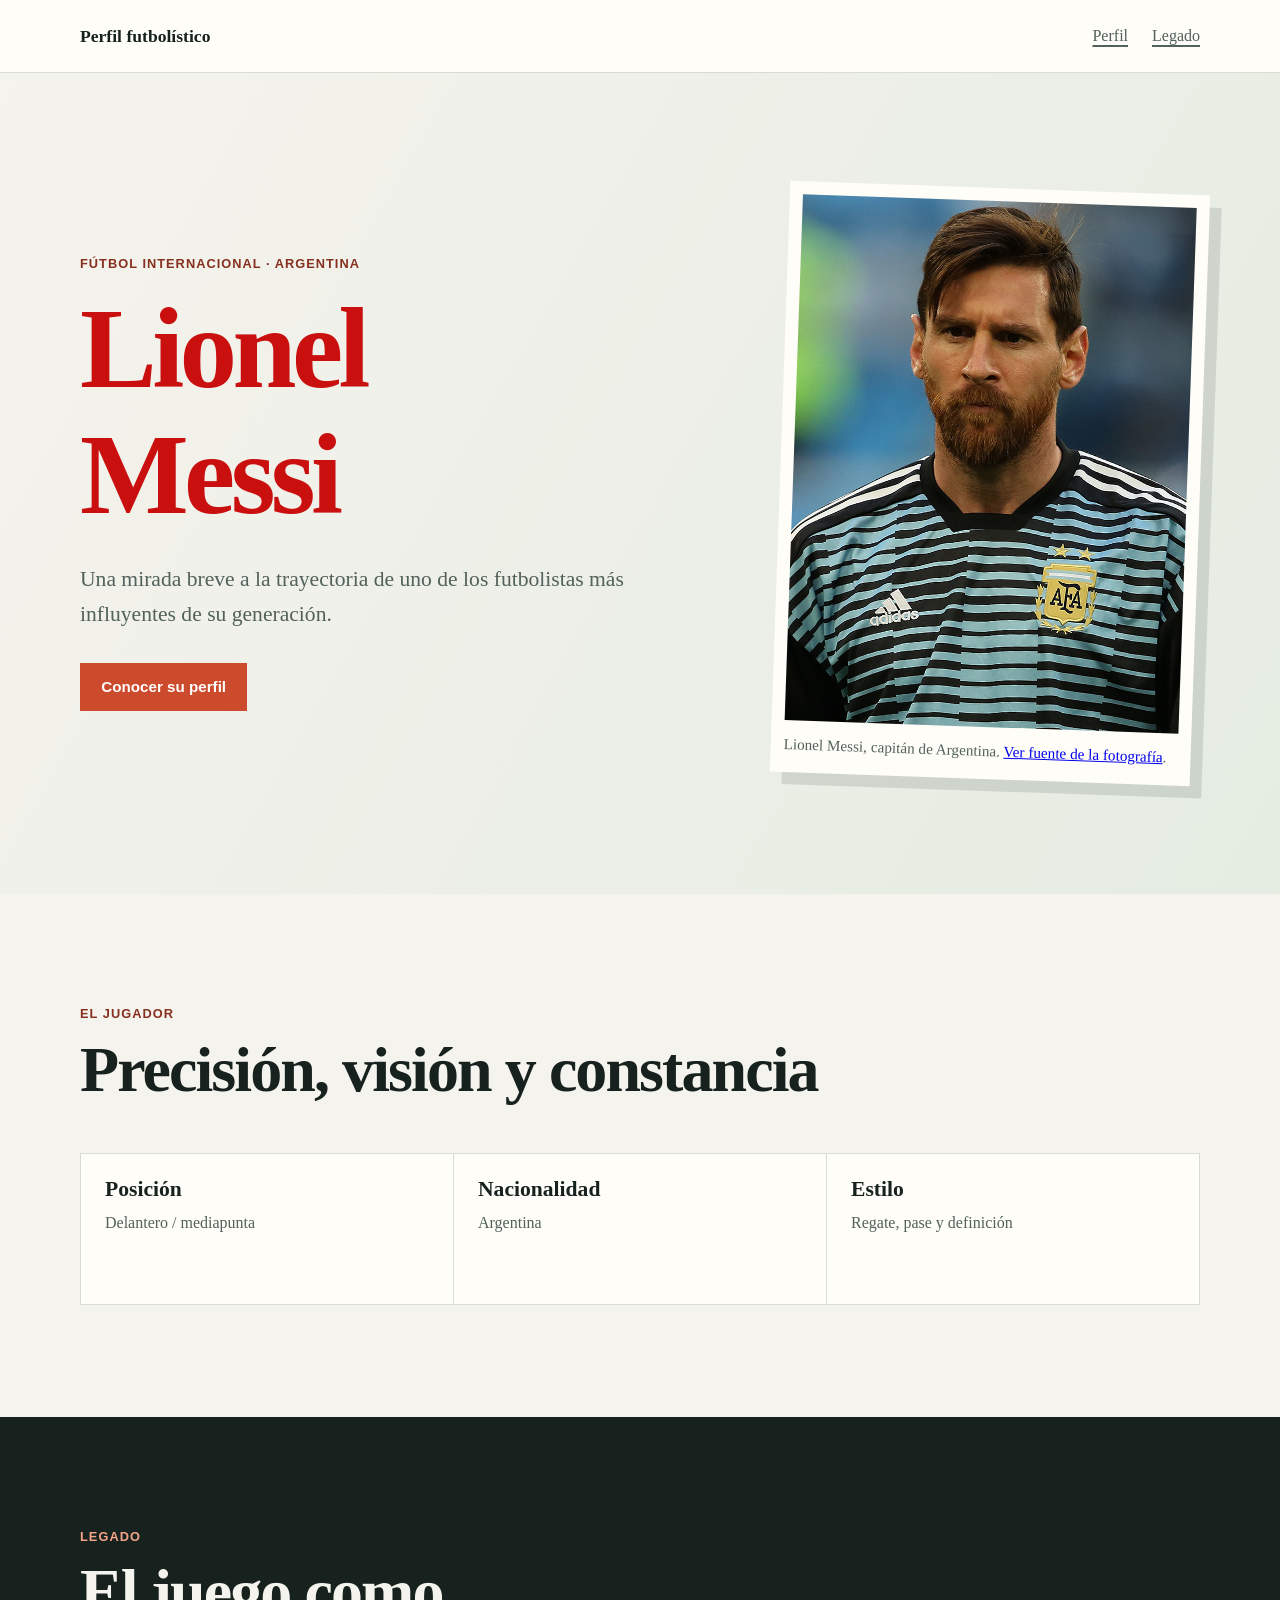
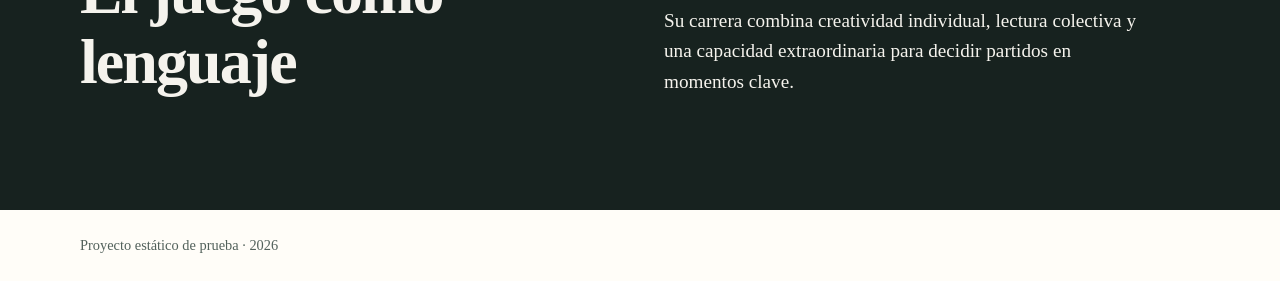
<file: index.html>
<!doctype html>
<html lang="es">
<head>
  <meta charset="utf-8">
  <meta name="viewport" content="width=device-width, initial-scale=1">
  <meta name="description" content="Perfil breve de Lionel Messi, futbolista argentino.">
  <title>Lionel Messi | Perfil futbolístico</title>
  <link rel="stylesheet" href="styles.css">
</head>
<body>
  <header class="site-header">
    <div class="container header-content">
      <a class="brand" href="index.html" aria-label="Inicio de Perfil futbolístico">Perfil futbolístico</a>
      <nav aria-label="Navegación principal">
        <a href="#perfil">Perfil</a>
        <a href="#legado">Legado</a>
      </nav>
    </div>
  </header>

  <main>
    <section class="hero" aria-labelledby="page-title">
      <div class="container hero-grid">
        <div class="hero-copy">
          <p class="eyebrow">Fútbol internacional · Argentina</p>
          <h1 id="page-title">Lionel Messi</h1>
          <p class="intro">Una mirada breve a la trayectoria de uno de los futbolistas más influyentes de su generación.</p>
          <a class="button" href="#perfil">Conocer su perfil</a>
        </div>
        <figure class="player-image">
          <img src="assets/lionel-messi.jpg" alt="Lionel Messi con la camiseta de la selección argentina durante un partido" width="701" height="1000">
          <figcaption>Lionel Messi, capitán de Argentina. <a href="https://commons.wikimedia.org/wiki/File:Lionel_Messi_20180626.jpg" rel="noopener noreferrer">Ver fuente de la fotografía</a>.</figcaption>
        </figure>
      </div>
    </section>

    <section id="perfil" class="profile-section" aria-labelledby="profile-title">
      <div class="container">
        <p class="eyebrow">El jugador</p>
        <h2 id="profile-title">Precisión, visión y constancia</h2>
        <div class="facts-grid">
          <article class="fact">
            <h3>Posición</h3>
            <p>Delantero / mediapunta</p>
          </article>
          <article class="fact">
            <h3>Nacionalidad</h3>
            <p>Argentina</p>
          </article>
          <article class="fact">
            <h3>Estilo</h3>
            <p>Regate, pase y definición</p>
          </article>
        </div>
      </div>
    </section>

    <section id="legado" class="legacy-section" aria-labelledby="legacy-title">
      <div class="container legacy-content">
        <div>
          <p class="eyebrow">Legado</p>
          <h2 id="legacy-title">El juego como lenguaje</h2>
        </div>
        <p>Su carrera combina creatividad individual, lectura colectiva y una capacidad extraordinaria para decidir partidos en momentos clave.</p>
      </div>
    </section>
  </main>

  <footer class="site-footer">
    <div class="container">
      <p>Proyecto estático de prueba · 2026</p>
    </div>
  </footer>
</body>
</html>
</file>
<file: styles.css>
:root {
  color-scheme: light;
  --ink: #17221f;
  --muted: #52615b;
  --paper: #f5f3ed;
  --surface: #fffdf8;
  --line: #d6ddd5;
  --accent: #cc4b2c;
  --accent-dark: #87301f;
  --max-width: 1120px;
}

* { box-sizing: border-box; }
html { scroll-behavior: smooth; }
body {
  margin: 0;
  color: var(--ink);
  background: var(--paper);
  font-family: Georgia, 'Times New Roman', serif;
  line-height: 1.6;
}

.container { width: min(var(--max-width), calc(100% - 3rem)); margin: 0 auto; }
.site-header { border-bottom: 1px solid var(--line); background: var(--surface); }
.header-content { display: flex; align-items: center; justify-content: space-between; min-height: 72px; gap: 2rem; }
.brand { color: var(--ink); font-size: 1.1rem; font-weight: 700; text-decoration: none; }
nav { display: flex; gap: 1.5rem; }
nav a { color: var(--muted); text-decoration-thickness: .12em; text-underline-offset: .25em; }
nav a:hover, nav a:focus-visible { color: var(--accent-dark); }

.hero { padding: clamp(4rem, 9vw, 8rem) 0; background: linear-gradient(120deg, #f5f3ed 0%, #e5ece2 100%); }
.hero-grid { display: grid; grid-template-columns: 1fr minmax(280px, 420px); align-items: center; gap: clamp(2rem, 7vw, 7rem); }
.eyebrow { margin: 0 0 .8rem; color: var(--accent-dark); font: 700 .8rem/1.2 Arial, sans-serif; letter-spacing: .08em; text-transform: uppercase; }
h1, h2, h3 { line-height: 1.1; }
h1 { max-width: 9ch; margin: 0; font-size: clamp(3.6rem, 9vw, 7.5rem); color: #ca0f0f; letter-spacing: -.04em; }
h2 { margin: 0; font-size: clamp(2.2rem, 5vw, 4rem); letter-spacing: -.03em; }
h3 { margin: 0 0 .5rem; font-size: 1.35rem; }
.intro { max-width: 34rem; margin: 1.5rem 0 2rem; color: var(--muted); font-size: clamp(1.1rem, 2vw, 1.35rem); }
.button { display: inline-block; padding: .8rem 1.2rem; color: #fff; background: var(--accent); font: 700 .95rem/1.2 Arial, sans-serif; text-decoration: none; border: 2px solid var(--accent); }
.button:hover, .button:focus-visible { background: var(--accent-dark); border-color: var(--accent-dark); }
.player-image { margin: 0; padding: .8rem .8rem 1rem; background: var(--surface); box-shadow: 12px 12px 0 rgba(23, 34, 31, .12); transform: rotate(2deg); }
.player-image img { display: block; width: 100%; height: auto; aspect-ratio: 3 / 4; object-fit: cover; }
figcaption { margin-top: .75rem; color: var(--muted); font-size: .95rem; }
.profile-section, .legacy-section { padding: clamp(4rem, 9vw, 7rem) 0; }
.facts-grid { display: grid; grid-template-columns: repeat(3, 1fr); gap: 1px; margin-top: 3rem; background: var(--line); border: 1px solid var(--line); }
.fact { min-height: 150px; padding: 1.5rem; background: var(--surface); }
.fact p { margin: 0; color: var(--muted); }
.legacy-section { color: #f5f3ed; background: var(--ink); }
.legacy-content { display: grid; grid-template-columns: 1fr 1fr; gap: 3rem; align-items: end; }
.legacy-content .eyebrow { color: #f3a386; }
.legacy-content > p { max-width: 30rem; margin: 0; font-size: 1.2rem; }
.site-footer { padding: 1.5rem 0; color: var(--muted); background: var(--surface); font-size: .9rem; }
.site-footer p { margin: 0; }
:focus-visible { outline: 3px solid #1b6a9b; outline-offset: 4px; }

@media (max-width: 700px) {
  .container { width: min(var(--max-width), calc(100% - 2rem)); }
  .header-content { align-items: flex-start; flex-direction: column; justify-content: center; padding: 1rem 0; gap: .6rem; }
  nav { gap: 1rem; }
  .hero-grid, .legacy-content { grid-template-columns: 1fr; }
  .player-image { max-width: 360px; margin: 0 auto; }
  .facts-grid { grid-template-columns: 1fr; }
}

@media (prefers-reduced-motion: reduce) {
  html { scroll-behavior: auto; }
  *, *::before, *::after { transition-duration: .01ms !important; animation-duration: .01ms !important; }
}
</file>
